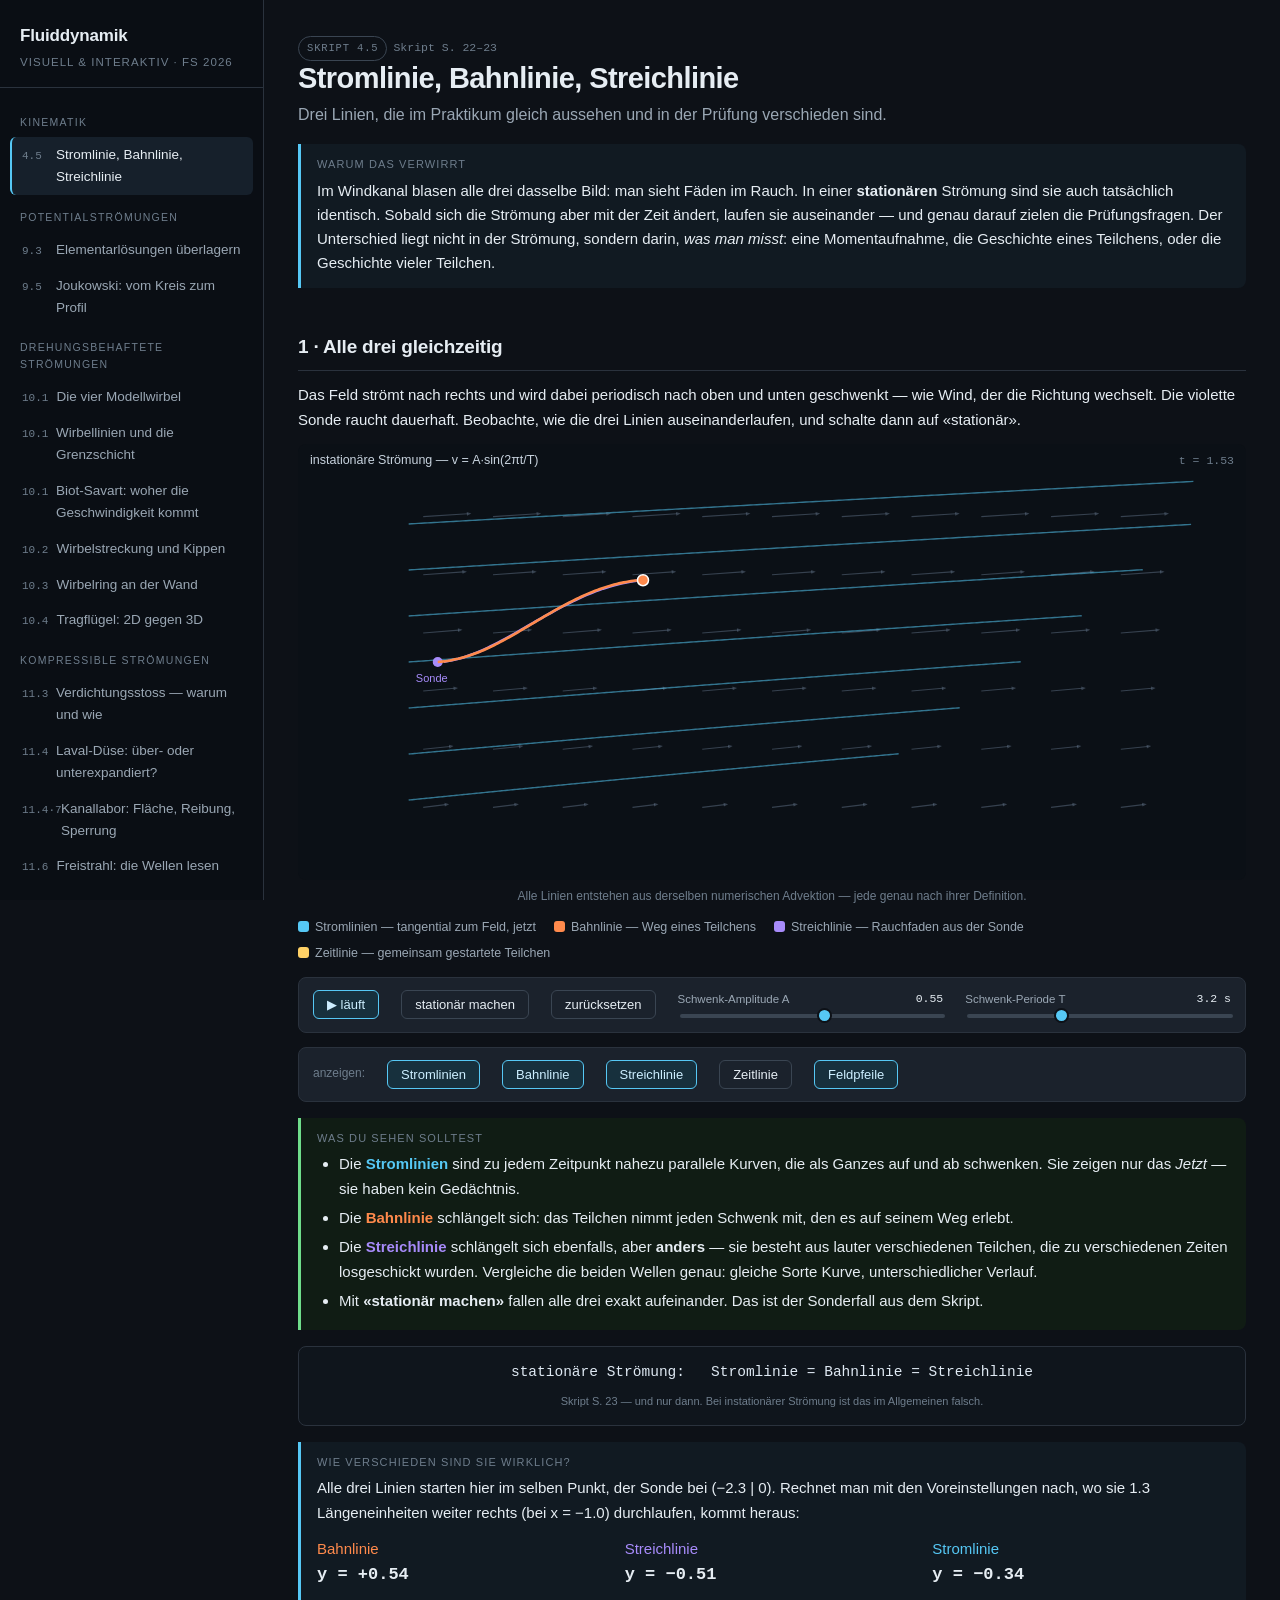
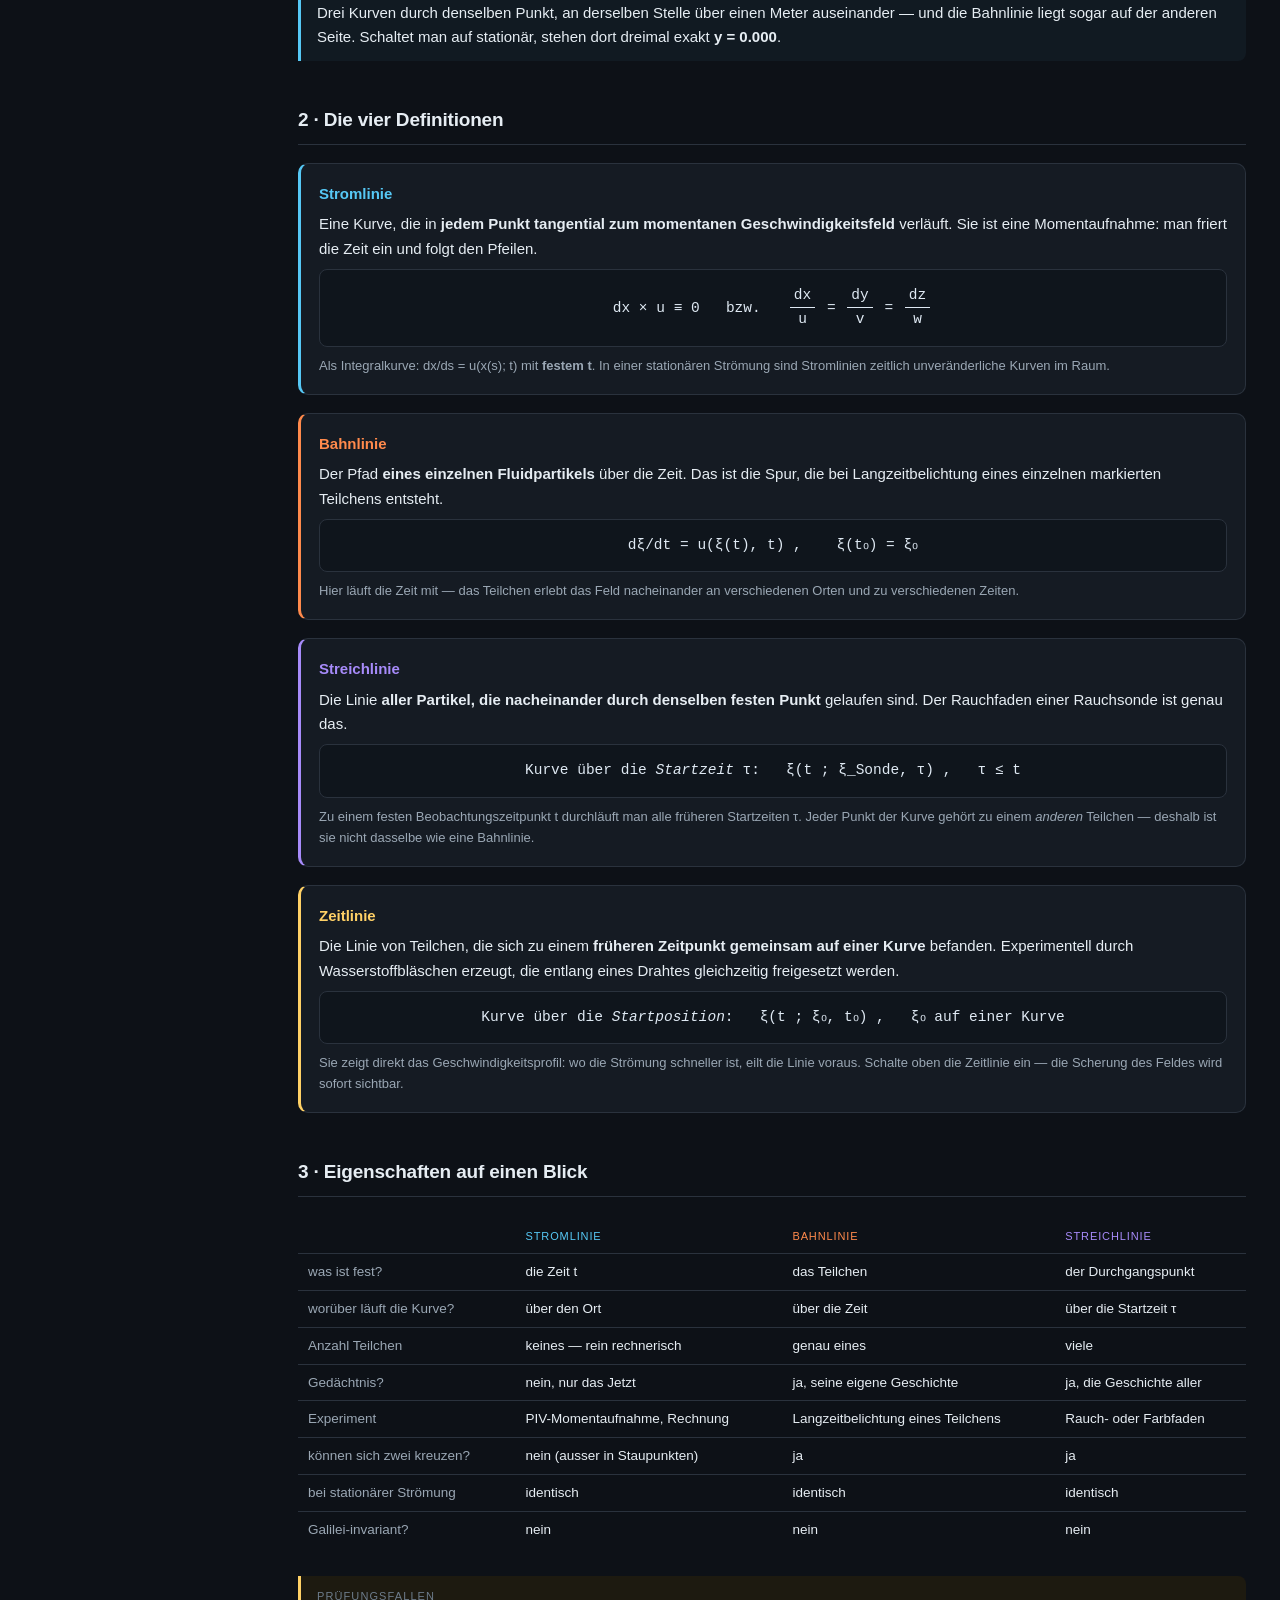
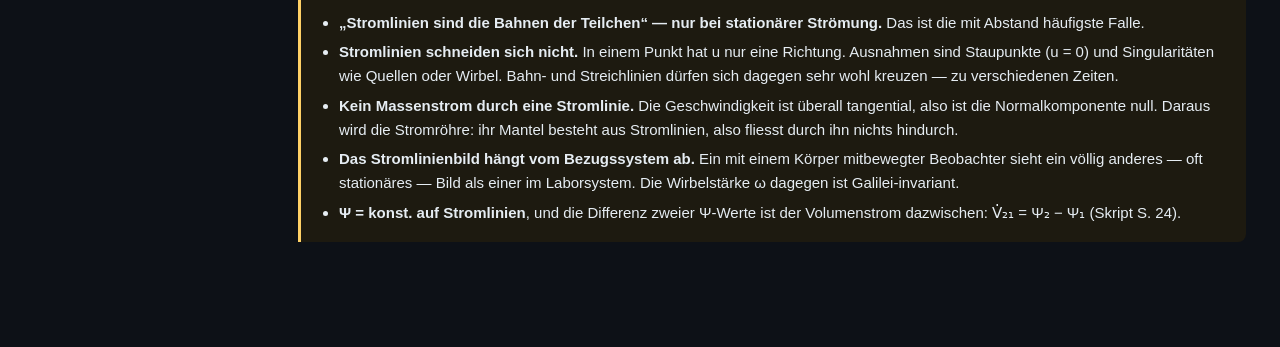
<file: index.html>
<!DOCTYPE html>
<html lang="de">
<head>
<meta charset="utf-8">
<meta name="viewport" content="width=device-width, initial-scale=1">
<title>Fluiddynamik — visuell</title>
<link rel="stylesheet" href="css/style.css">
</head>
<body>

<div class="app">

  <aside class="sidebar" id="sidebar">
    <div class="brand">
      <div class="brand-title">Fluiddynamik</div>
      <div class="brand-sub">visuell &amp; interaktiv · FS 2026</div>
    </div>
    <nav id="nav"></nav>
    <div class="side-foot">
      Belege beziehen sich auf<br>
      <strong>Skript Fluiddynamik FS 2026</strong><br>
      (IFD, Version 04.04.2026)
    </div>
  </aside>

  <main class="main">
    <div class="topbar">
      <button class="burger" id="burger" aria-label="Menü">☰</button>
      <div class="crumb" id="crumb"></div>
    </div>
    <div class="content" id="content"></div>
  </main>

</div>

<script src="js/core.js"></script>
<script src="js/modules/linien.js"></script>
<script src="js/modules/potentiallab.js"></script>
<script src="js/modules/joukowski.js"></script>
<script src="js/modules/wirbel.js"></script>
<script src="js/modules/wirbellinien.js"></script>
<script src="js/modules/biotsavart.js"></script>
<script src="js/modules/wirbelstreckung.js"></script>
<script src="js/modules/wirbelring.js"></script>
<script src="js/modules/tragfluegel.js"></script>
<script src="js/modules/stoss.js"></script>
<script src="js/modules/lavalduese.js"></script>
<script src="js/modules/kanal.js"></script>
<script src="js/modules/freistrahl.js"></script>
<script src="js/modules/roadmap.js"></script>
<script>FV.start();</script>

</body>
</html>
</file>
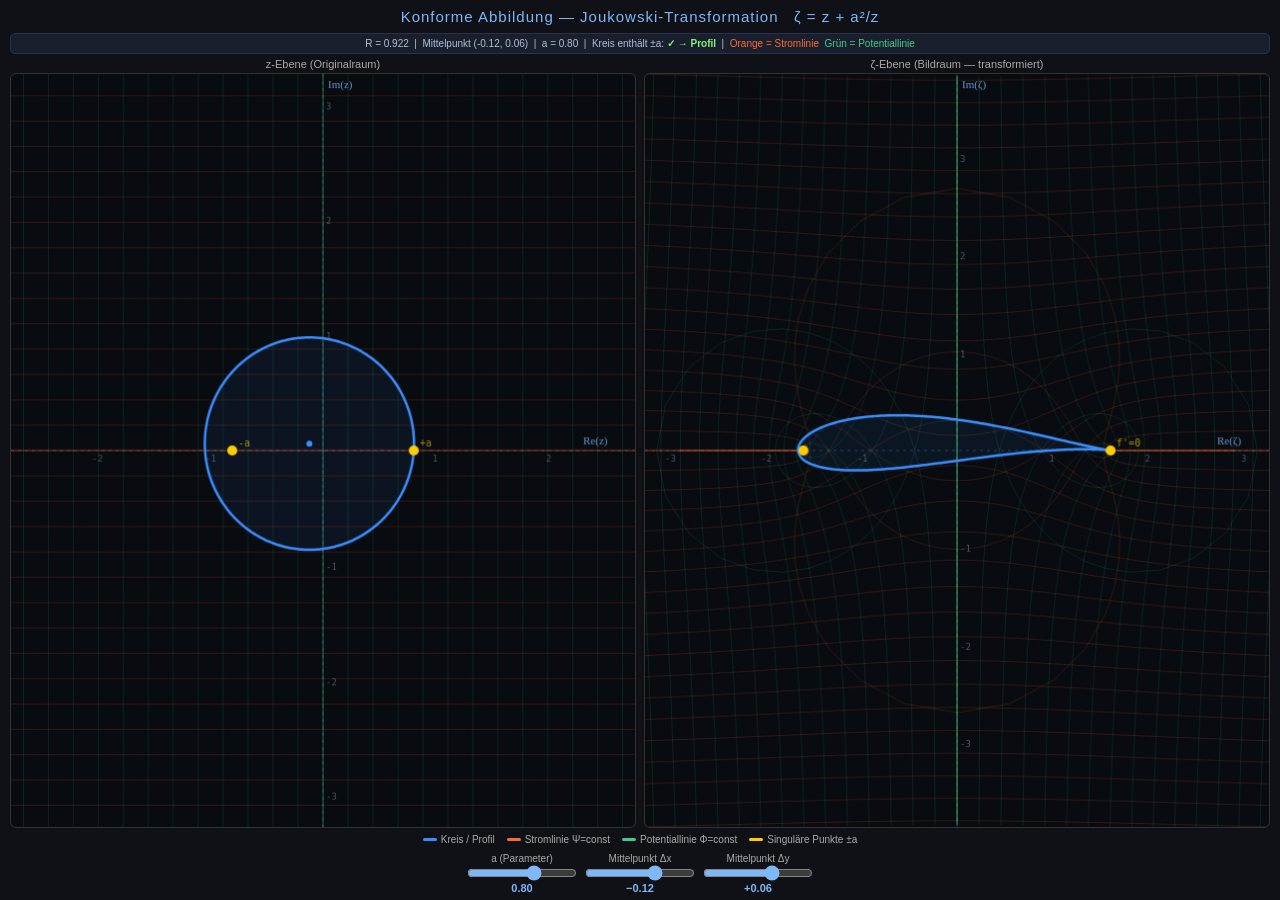
<file: labs/joukowski.html>
<!DOCTYPE html>
<html>
<head>
<meta charset="UTF-8">
<style>
  * { box-sizing: border-box; margin: 0; padding: 0; }
  body { background: #0f1117; color: #e0e0e0; font-family: 'Segoe UI', sans-serif; height: 100vh; display: flex; flex-direction: column; overflow: hidden; }
  h1 { text-align: center; font-size: 15px; padding: 8px; color: #7eb8f7; letter-spacing: 1px; font-weight: 400; }
  .subtitle { text-align: center; font-size: 11px; color: #888; margin-bottom: 4px; }
  .panels { display: flex; flex: 1; gap: 8px; padding: 0 10px 4px; min-height: 0; }
  .panel { flex: 1; display: flex; flex-direction: column; min-height: 0; }
  .panel-label { text-align: center; font-size: 11px; color: #aaa; margin-bottom: 3px; }
  canvas { border: 1px solid #333; border-radius: 6px; background: #080b10; width: 100%; flex: 1; min-height: 0; }
  .controls { display: flex; flex-wrap: wrap; gap: 8px; padding: 4px 10px 6px; justify-content: center; }
  .ctrl { display: flex; flex-direction: column; align-items: center; gap: 1px; }
  .ctrl label { font-size: 10px; color: #aaa; }
  .ctrl span { font-size: 11px; color: #7eb8f7; font-weight: bold; min-width: 40px; text-align: center; }
  input[type=range] { width: 110px; accent-color: #7eb8f7; }
  .legend { display: flex; gap: 12px; justify-content: center; padding: 2px 10px 4px; flex-wrap: wrap; }
  .leg { display: flex; align-items: center; gap: 4px; font-size: 10px; color: #aaa; }
  .dot { width: 14px; height: 3px; border-radius: 2px; }
  .info-box { background: #1a1f2e; border: 1px solid #2a3050; border-radius: 5px; margin: 0 10px 4px; padding: 4px 12px; font-size: 10px; color: #b0c0d8; text-align: center; }
</style>
</head>
<body>
<h1>Konforme Abbildung — Joukowski-Transformation &nbsp; ζ = z + a²/z</h1>
<div class="info-box" id="infobox">Kreis in z-Ebene → Joukowski-Profil in ζ-Ebene</div>
<div class="panels">
  <div class="panel">
    <div class="panel-label">z-Ebene (Originalraum)</div>
    <canvas id="zCanvas"></canvas>
  </div>
  <div class="panel">
    <div class="panel-label">ζ-Ebene (Bildraum — transformiert)</div>
    <canvas id="zetaCanvas"></canvas>
  </div>
</div>
<div class="legend">
  <div class="leg"><div class="dot" style="background:#3a8fff"></div>Kreis / Profil</div>
  <div class="leg"><div class="dot" style="background:#ff6b35"></div>Stromlinie Ψ=const</div>
  <div class="leg"><div class="dot" style="background:#44cc88"></div>Potentiallinie Φ=const</div>
  <div class="leg"><div class="dot" style="background:#ffcc00"></div>Singuläre Punkte ±a</div>
</div>
<div class="controls">
  <div class="ctrl">
    <label>a (Parameter)</label>
    <input type="range" id="aParam" min="0.3" max="1.1" step="0.01" value="0.8">
    <span id="aVal">0.80</span>
  </div>
  <div class="ctrl">
    <label>Mittelpunkt Δx</label>
    <input type="range" id="cx" min="-0.35" max="0.0" step="0.005" value="-0.12">
    <span id="cxVal">−0.12</span>
  </div>
  <div class="ctrl">
    <label>Mittelpunkt Δy</label>
    <input type="range" id="cy" min="-0.2" max="0.2" step="0.005" value="0.06">
    <span id="cyVal">+0.06</span>
  </div>
</div>
<script>
const zC = document.getElementById('zCanvas');
const zetaC = document.getElementById('zetaCanvas');
const zCtx = zC.getContext('2d');
const zetaCtx = zetaC.getContext('2d');

let a = 0.8, cx = -0.12, cy = 0.06;

function joukowski(zr, zi) {
  const mag2 = zr*zr + zi*zi;
  if (mag2 < 1e-9) return [1e9, 1e9];
  const a2 = a * a;
  return [zr + a2 * zr / mag2, zi - a2 * zi / mag2];
}

function toScreen(canvas, xr, xi, scale) {
  return [canvas.width/2 + xr * scale, canvas.height/2 - xi * scale];
}

function resize() {
  [zC, zetaC].forEach(c => {
    const parent = c.parentElement;
    const rect = parent.getBoundingClientRect();
    c.width = Math.floor(rect.width);
    c.height = Math.floor(rect.height - 26);
  });
  draw();
}

function drawAxes(ctx, scale) {
  const W = ctx.canvas.width, H = ctx.canvas.height;
  ctx.strokeStyle = '#2a3a4a';
  ctx.lineWidth = 1;
  ctx.setLineDash([3, 4]);
  ctx.beginPath();
  ctx.moveTo(0, H/2); ctx.lineTo(W, H/2);
  ctx.moveTo(W/2, 0); ctx.lineTo(W/2, H);
  ctx.stroke();
  ctx.setLineDash([]);
  ctx.fillStyle = '#445566';
  ctx.font = '9px monospace';
  for (let v = -3; v <= 3; v++) {
    if (v === 0) continue;
    const sx = W/2 + v * scale;
    const sy = H/2 - v * scale;
    if (sx > 5 && sx < W-5) ctx.fillText(v, sx - 4, H/2 + 11);
    if (sy > 5 && sy < H-5) ctx.fillText(v, W/2 + 3, sy + 4);
  }
}

function drawGridLines(ctx, isZeta, scale) {
  const W = ctx.canvas.width, H = ctx.canvas.height;
  const step = 0.22;
  const range = 4;
  const pts = 200;

  // Horizontal lines in original space → stream lines
  ctx.lineWidth = 0.9;
  for (let k = -20; k <= 20; k++) {
    const psi = k * step;
    ctx.strokeStyle = Math.abs(psi) < 0.01 ? '#ff6b3599' : '#ff6b3530';
    ctx.beginPath();
    let first = true;
    for (let j = 0; j <= pts; j++) {
      const t = -range + j * 2 * range / pts;
      let pr = t, pi = psi;
      if (isZeta) {
        [pr, pi] = joukowski(t, psi);
        if (!isFinite(pr) || !isFinite(pi) || Math.abs(pr) > 20 || Math.abs(pi) > 20) { first = true; continue; }
      }
      const [sx, sy] = toScreen(ctx.canvas, pr, pi, scale);
      if (sx < -10 || sx > W+10 || sy < -10 || sy > H+10) { first = true; continue; }
      if (first) { ctx.moveTo(sx, sy); first = false; } else ctx.lineTo(sx, sy);
    }
    ctx.stroke();
  }

  // Vertical lines → potential lines
  for (let k = -20; k <= 20; k++) {
    const phi = k * step;
    ctx.strokeStyle = Math.abs(phi) < 0.01 ? '#44cc8899' : '#44cc8828';
    ctx.beginPath();
    let first = true;
    for (let j = 0; j <= pts; j++) {
      const t = -range + j * 2 * range / pts;
      let pr = phi, pi = t;
      if (isZeta) {
        [pr, pi] = joukowski(phi, t);
        if (!isFinite(pr) || !isFinite(pi) || Math.abs(pr) > 20 || Math.abs(pi) > 20) { first = true; continue; }
      }
      const [sx, sy] = toScreen(ctx.canvas, pr, pi, scale);
      if (sx < -10 || sx > W+10 || sy < -10 || sy > H+10) { first = true; continue; }
      if (first) { ctx.moveTo(sx, sy); first = false; } else ctx.lineTo(sx, sy);
    }
    ctx.stroke();
  }
}

function getRadius() {
  // Standardkonstruktion: der Kreis läuft genau durch den kritischen Punkt z = +a
  // (dort entsteht die scharfe Hinterkante), z = -a liegt im Innern.
  return Math.sqrt((a - cx) * (a - cx) + cy * cy);
}

function drawCircleZ(ctx, scale) {
  const R = getRadius();
  ctx.strokeStyle = '#3a8fff';
  ctx.lineWidth = 2.5;
  ctx.fillStyle = '#3a8fff12';
  ctx.beginPath();
  for (let i = 0; i <= 360; i++) {
    const t = i * Math.PI / 180;
    const xr = cx + R * Math.cos(t);
    const xi = cy + R * Math.sin(t);
    const [sx, sy] = toScreen(ctx.canvas, xr, xi, scale);
    if (i === 0) ctx.moveTo(sx, sy); else ctx.lineTo(sx, sy);
  }
  ctx.closePath();
  ctx.fill();
  ctx.stroke();

  // Mittelpunkt
  const [mx, my] = toScreen(ctx.canvas, cx, cy, scale);
  ctx.fillStyle = '#3a8fff';
  ctx.beginPath(); ctx.arc(mx, my, 3, 0, 2*Math.PI); ctx.fill();

  // ±a markers
  [[a, 0], [-a, 0]].forEach(([xr, xi]) => {
    const [sx, sy] = toScreen(ctx.canvas, xr, xi, scale);
    ctx.fillStyle = '#ffcc00';
    ctx.beginPath(); ctx.arc(sx, sy, 5, 0, 2*Math.PI); ctx.fill();
  });
  ctx.fillStyle = '#ffcc00aa';
  ctx.font = '10px monospace';
  const [ax, ay] = toScreen(ctx.canvas, a, 0, scale);
  ctx.fillText('+a', ax+6, ay-4);
  const [nax, nay] = toScreen(ctx.canvas, -a, 0, scale);
  ctx.fillText('-a', nax+6, nay-4);
}

function drawProfile(ctx, scale) {
  const R = getRadius();
  ctx.strokeStyle = '#3a8fff';
  ctx.lineWidth = 2.5;
  ctx.fillStyle = '#3a8fff15';
  ctx.beginPath();
  let first = true;
  for (let i = 0; i <= 362; i++) {
    const t = i * Math.PI / 180;
    const zr = cx + R * Math.cos(t);
    const zi = cy + R * Math.sin(t);
    const [xr, xi] = joukowski(zr, zi);
    if (!isFinite(xr) || !isFinite(xi)) { first = true; continue; }
    const [sx, sy] = toScreen(ctx.canvas, xr, xi, scale);
    if (first) { ctx.moveTo(sx, sy); first = false; } else ctx.lineTo(sx, sy);
  }
  ctx.closePath();
  ctx.fill();
  ctx.stroke();

  // Transform singular points ±a
  [[a, 0], [-a, 0]].forEach(([zr, zi]) => {
    const [xr, xi] = joukowski(zr, zi);
    const [sx, sy] = toScreen(ctx.canvas, xr, xi, scale);
    ctx.fillStyle = '#ffcc00';
    ctx.beginPath(); ctx.arc(sx, sy, 5, 0, 2*Math.PI); ctx.fill();
  });
  ctx.fillStyle = '#ffcc00aa';
  ctx.font = '10px monospace';
  const [x2a] = joukowski(a, 0);
  const [sx2, sy2] = toScreen(ctx.canvas, x2a, 0, scale);
  ctx.fillText('f\'=0', sx2+6, sy2-4);
}

function draw() {
  const scaleZ = Math.min(zC.width, zC.height) / 5.5;
  const scaleZeta = Math.min(zetaC.width, zetaC.height) / 6.5;

  zCtx.clearRect(0, 0, zC.width, zC.height);
  zetaCtx.clearRect(0, 0, zetaC.width, zetaC.height);

  drawAxes(zCtx, scaleZ);
  drawGridLines(zCtx, false, scaleZ);
  drawCircleZ(zCtx, scaleZ);

  drawAxes(zetaCtx, scaleZeta);
  drawGridLines(zetaCtx, true, scaleZeta);
  drawProfile(zetaCtx, scaleZeta);

  // Labels
  const lblStyle = '#7eb8f7cc';
  zCtx.fillStyle = lblStyle; zCtx.font = '11px serif';
  zCtx.fillText('Re(z)', zC.width - 52, zC.height/2 - 6);
  zCtx.fillText('Im(z)', zC.width/2 + 5, 14);

  zetaCtx.fillStyle = lblStyle; zetaCtx.font = '11px serif';
  zetaCtx.fillText('Re(ζ)', zetaC.width - 52, zetaC.height/2 - 6);
  zetaCtx.fillText('Im(ζ)', zetaC.width/2 + 5, 14);

  const R = getRadius();
  const enclosed = R > (a - cx) - 0.002;
  document.getElementById('infobox').innerHTML =
    `R = ${R.toFixed(3)} &nbsp;|&nbsp; Mittelpunkt (${cx.toFixed(2)}, ${cy.toFixed(2)}) &nbsp;|&nbsp; a = ${a.toFixed(2)} &nbsp;|&nbsp; ` +
    `Kreis enthält ±a: <b style="color:${enclosed?'#7ef77e':'#f77e7e'}">${enclosed?'✓ → Profil':'✗ → Ellipse'}</b> &nbsp;|&nbsp; ` +
    `<span style="color:#ff6b35">Orange = Stromlinie</span> &nbsp;<span style="color:#44cc88">Grün = Potentiallinie</span>`;
}

document.getElementById('aParam').addEventListener('input', e => {
  a = parseFloat(e.target.value);
  document.getElementById('aVal').textContent = a.toFixed(2);
  draw();
});
document.getElementById('cx').addEventListener('input', e => {
  cx = parseFloat(e.target.value);
  document.getElementById('cxVal').textContent = (cx >= 0 ? '+' : '') + cx.toFixed(2);
  draw();
});
document.getElementById('cy').addEventListener('input', e => {
  cy = parseFloat(e.target.value);
  document.getElementById('cyVal').textContent = (cy >= 0 ? '+' : '') + cy.toFixed(2);
  draw();
});

window.addEventListener('resize', resize);
setTimeout(resize, 80);
</script>
</body>
</html>
</file>
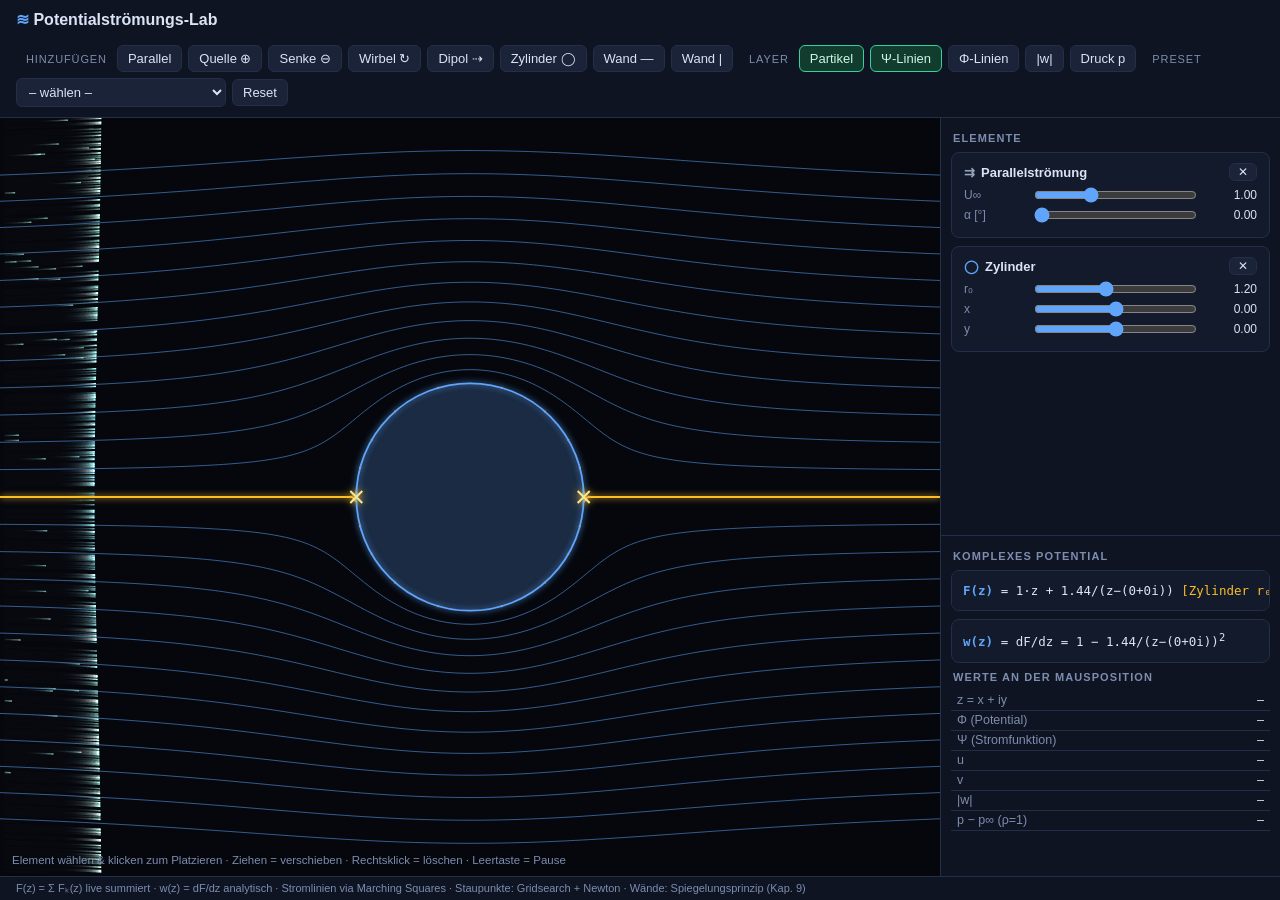
<file: labs/potentialstroemung.html>
<!DOCTYPE html>
<html lang="de">
<head>
<meta charset="UTF-8">
<meta name="viewport" content="width=device-width, initial-scale=1.0">
<title>Potentialströmungs-Lab · Feld-Builder</title>
<style>
:root{
  --bg:#0a0d16; --bg2:#0f1422; --panel:#131a2b; --panel2:#1a2338;
  --border:#232e48; --text:#dbe4f5; --muted:#7d8db0; --accent:#60a5fa;
  --accent2:#34d399; --warn:#fbbf24; --danger:#f87171;
}
*{box-sizing:border-box; margin:0; padding:0;}
html,body{height:100%;}
body{
  background:var(--bg); color:var(--text);
  font-family:-apple-system,BlinkMacSystemFont,"Segoe UI",Roboto,sans-serif;
  font-size:14px; display:flex; flex-direction:column; overflow:hidden;
}
header{
  display:flex; align-items:center; gap:16px; padding:10px 16px;
  background:var(--bg2); border-bottom:1px solid var(--border); flex-wrap:wrap;
}
header h1{font-size:16px; font-weight:600; white-space:nowrap;}
header h1 span{color:var(--accent);}
.tools{display:flex; gap:6px; flex-wrap:wrap; align-items:center;}
.tools .lbl{color:var(--muted); font-size:11px; text-transform:uppercase; letter-spacing:.08em; margin:0 4px 0 10px;}
button{
  background:var(--panel2); color:var(--text); border:1px solid var(--border);
  border-radius:6px; padding:5px 10px; font-size:13px; cursor:pointer;
  transition:background .12s, border-color .12s;
}
button:hover{background:#243051; border-color:#334370;}
button.active{background:#1e3a8a; border-color:var(--accent); color:#fff;}
button.toggle.on{background:#123d2e; border-color:var(--accent2); color:#c9f7e4;}
button.danger:hover{border-color:var(--danger); color:var(--danger);}
select{
  background:var(--panel2); color:var(--text); border:1px solid var(--border);
  border-radius:6px; padding:5px 8px; font-size:13px;
}
main{flex:1; display:flex; min-height:0;}
#canvasWrap{
  position:relative; flex:1 1 70%; min-width:0; background:#05070d;
  cursor:default; overflow:hidden;
}
#canvasWrap.placing{cursor:crosshair;}
#canvasWrap canvas{position:absolute; inset:0; width:100%; height:100%;}
#tooltip{
  position:absolute; pointer-events:none; display:none; z-index:10;
  background:rgba(10,14,24,.92); border:1px solid var(--border); border-radius:6px;
  padding:6px 9px; font-size:11.5px; line-height:1.5; white-space:nowrap;
  font-variant-numeric:tabular-nums; color:var(--text);
}
#tooltip b{color:var(--accent);}
#pauseBadge{
  position:absolute; top:10px; left:12px; z-index:9; display:none;
  background:rgba(251,191,36,.12); border:1px solid var(--warn); color:var(--warn);
  border-radius:6px; padding:3px 10px; font-size:12px;
}
#hint{
  position:absolute; bottom:10px; left:12px; z-index:9;
  color:var(--muted); font-size:11.5px; pointer-events:none;
}
#sidebar{
  flex:0 0 340px; max-width:340px; background:var(--bg2);
  border-left:1px solid var(--border); display:flex; flex-direction:column;
  min-height:0;
}
#elemList{flex:1 1 55%; overflow-y:auto; padding:10px;}
#elemList h2, #theory h2{
  font-size:11px; text-transform:uppercase; letter-spacing:.1em;
  color:var(--muted); margin:4px 2px 8px;
}
.card{
  background:var(--panel); border:1px solid var(--border); border-radius:8px;
  padding:10px 12px; margin-bottom:8px;
}
.card.sel{border-color:var(--accent);}
.card .head{display:flex; align-items:center; justify-content:space-between; margin-bottom:6px;}
.card .head .name{font-weight:600; font-size:13px;}
.card .head .name .dot{margin-right:6px;}
.card .head button{padding:1px 8px; font-size:12px;}
.srow{display:flex; align-items:center; gap:8px; margin:4px 0;}
.srow label{flex:0 0 62px; color:var(--muted); font-size:12px;}
.srow input[type=range]{flex:1; accent-color:var(--accent); min-width:0;}
.srow output{flex:0 0 52px; text-align:right; font-size:12px; font-variant-numeric:tabular-nums;}
.card .note{color:var(--warn); font-size:11px; margin-top:4px;}
.empty{color:var(--muted); font-size:12.5px; padding:8px 4px; line-height:1.5;}
#theory{
  flex:1 1 45%; border-top:1px solid var(--border); overflow-y:auto;
  padding:10px; background:var(--bg2);
}
.formulaBox{
  background:var(--panel); border:1px solid var(--border); border-radius:8px;
  padding:9px 11px; margin-bottom:8px; font-size:12.5px; line-height:1.7;
  font-family:"SF Mono",Menlo,Consolas,monospace; overflow-x:auto;
  white-space:nowrap;
}
.formulaBox .fn{color:var(--accent); font-weight:600;}
.formulaBox .mir{color:var(--warn);}
#probe table{width:100%; border-collapse:collapse; font-size:12.5px;}
#probe td{padding:2.5px 6px; border-bottom:1px solid var(--border); font-variant-numeric:tabular-nums;}
#probe td:first-child{color:var(--muted);}
#probe td:last-child{text-align:right;}
footer{
  padding:5px 16px; background:var(--bg2); border-top:1px solid var(--border);
  color:var(--muted); font-size:11px;
}
</style>
</head>
<body>

<header>
  <h1><span>≋</span> Potentialströmungs-Lab</h1>
  <div class="tools">
    <span class="lbl">Hinzufügen</span>
    <button id="addUniform" title="Parallelströmung u∞, v∞">Parallel</button>
    <button data-place="source"  title="Quelle Q&gt;0 — auf Canvas klicken">Quelle ⊕</button>
    <button data-place="sink"    title="Senke Q&lt;0 — auf Canvas klicken">Senke ⊖</button>
    <button data-place="vortex"  title="Potentialwirbel Γ — auf Canvas klicken">Wirbel ↻</button>
    <button data-place="dipole"  title="Dipol m, β — auf Canvas klicken">Dipol ⇢</button>
    <button data-place="cylinder" title="Kreiszylinder = Parallelströmung + Dipol">Zylinder ◯</button>
    <button data-place="wallH" title="Horizontale Wand (Spiegelungsprinzip)">Wand —</button>
    <button data-place="wallV" title="Vertikale Wand (Spiegelungsprinzip)">Wand |</button>
    <span class="lbl">Layer</span>
    <button class="toggle on" id="tglPart">Partikel</button>
    <button class="toggle on" id="tglPsi">Ψ-Linien</button>
    <button class="toggle"    id="tglPhi">Φ-Linien</button>
    <button class="toggle"    id="tglSpeed">|w|</button>
    <button class="toggle"    id="tglPress">Druck p</button>
    <span class="lbl">Preset</span>
    <select id="preset">
      <option value="">– wählen –</option>
      <option value="zylinder">Zylinder umströmt</option>
      <option value="halbkoerper">Halbkörper (Quelle + Parallel)</option>
      <option value="rankine">Rankine-Körper</option>
      <option value="magnus">Zylinder mit Zirkulation</option>
      <option value="quelleWand">Quelle vor Wand</option>
      <option value="wirbelpaar">Wirbelpaar</option>
    </select>
    <button class="danger" id="btnReset">Reset</button>
  </div>
</header>

<main>
  <div id="canvasWrap">
    <canvas id="cvHeat"></canvas>
    <canvas id="cvLines"></canvas>
    <canvas id="cvPart"></canvas>
    <div id="tooltip"></div>
    <div id="pauseBadge">⏸ pausiert (Leertaste)</div>
    <div id="hint">Element wählen &amp; klicken zum Platzieren · Ziehen = verschieben · Rechtsklick = löschen · Leertaste = Pause</div>
  </div>
  <div id="sidebar">
    <div id="elemList">
      <h2>Elemente</h2>
      <div id="cards"></div>
    </div>
    <div id="theory">
      <h2>Komplexes Potential</h2>
      <div class="formulaBox" id="fFormula"></div>
      <div class="formulaBox" id="wFormula"></div>
      <h2>Werte an der Mausposition</h2>
      <div id="probe">
        <table>
          <tr><td>z = x + iy</td><td id="pvZ">–</td></tr>
          <tr><td>Φ (Potential)</td><td id="pvPhi">–</td></tr>
          <tr><td>Ψ (Stromfunktion)</td><td id="pvPsi">–</td></tr>
          <tr><td>u</td><td id="pvU">–</td></tr>
          <tr><td>v</td><td id="pvV">–</td></tr>
          <tr><td>|w|</td><td id="pvW">–</td></tr>
          <tr><td>p − p∞ (ρ=1)</td><td id="pvP">–</td></tr>
        </table>
      </div>
    </div>
  </div>
</main>

<footer>
  F(z) = Σ Fₖ(z) live summiert · w(z) = dF/dz analytisch · Stromlinien via Marching Squares · Staupunkte: Gridsearch + Newton · Wände: Spiegelungsprinzip (Kap. 9)
</footer>

<script>
'use strict';
/* ============================================================
   Potentialströmungs-Lab — 2D-Potentialströmungen (Kap. 9)
   Alles client-side, vanilla JS + Canvas API.
   ============================================================ */

const TAU = 2*Math.PI;
const EPS2 = 0.004;                 // r²-Clamp gegen NaN an Singularitäten

/* ---------- Welt & Canvas ---------- */
const wrap    = document.getElementById('canvasWrap');
const cvHeat  = document.getElementById('cvHeat');
const cvLines = document.getElementById('cvLines');
const cvPart  = document.getElementById('cvPart');
const ctxHeat = cvHeat.getContext('2d');
const ctxLines= cvLines.getContext('2d');
const ctxPart = cvPart.getContext('2d');

let W=800, H=600, DPR=1;
const world = { xmin:-5, xmax:5, ymin:-4, ymax:4 };   // xmin/xmax folgen dem Aspect

function resize(){
  DPR = window.devicePixelRatio || 1;
  W = wrap.clientWidth; H = wrap.clientHeight;
  for(const cv of [cvHeat,cvLines,cvPart]){
    cv.width = Math.round(W*DPR); cv.height = Math.round(H*DPR);
  }
  const halfY = 4, aspect = W/H;
  world.ymin=-halfY; world.ymax=halfY;
  world.xmin=-halfY*aspect; world.xmax=halfY*aspect;
  markDirty(true);
}
function w2sx(x){ return (x-world.xmin)/(world.xmax-world.xmin)*W; }
function w2sy(y){ return (world.ymax-y)/(world.ymax-world.ymin)*H; }
function s2wx(px){ return world.xmin + px/W*(world.xmax-world.xmin); }
function s2wy(py){ return world.ymax - py/H*(world.ymax-world.ymin); }

/* ---------- Datenmodell ---------- */
let idCounter = 1;
let elements = [];        // {id, type, x, y, params:{...}}
let selectedId = null;

const TYPE_INFO = {
  uniform : {name:'Parallelströmung', dot:'⇉', color:'#94a3b8'},
  source  : {name:'Quelle/Senke',     dot:'⊕', color:'#34d399'},
  vortex  : {name:'Wirbel',           dot:'↻', color:'#c084fc'},
  dipole  : {name:'Dipol',            dot:'⇢', color:'#f472b6'},
  cylinder: {name:'Zylinder',         dot:'◯', color:'#60a5fa'},
  wall    : {name:'Wand',             dot:'▬', color:'#fbbf24'},
};

function addElement(type, x, y, params){
  const el = {id:idCounter++, type, x, y, params};
  elements.push(el);
  selectedId = el.id;
  renderSidebar(); markDirty(true);
  return el;
}
function removeElement(id){
  elements = elements.filter(e=>e.id!==id);
  if(selectedId===id) selectedId=null;
  renderSidebar(); markDirty(true);
}
function getUniform(){ return elements.find(e=>e.type==='uniform'); }
function uniformUV(){
  const u = getUniform();
  if(!u) return {u:0, v:0, U:0, alpha:0};
  const a = u.params.alpha*Math.PI/180;
  return {u:u.params.U*Math.cos(a), v:u.params.U*Math.sin(a), U:u.params.U, alpha:a};
}

/* ---------- Effektive Singularitäten (Zylinder→Dipol, Wände→Spiegelung) ----------
   Jede Singularität wird an jeder Wand einfach gespiegelt:
   Quelle/Senke → gleiches Q, Wirbel → −Γ, Dipol-Winkel gespiegelt.       */
let effSing = [];   // {kind:'source'|'vortex'|'dipole', x,y, Q|gamma|m,beta}
let wallList = [];

function rebuildEffective(){
  const {U, alpha} = uniformUV();
  const base = [];
  for(const e of elements){
    if(e.type==='source')  base.push({kind:'source', x:e.x, y:e.y, Q:e.params.Q, src:e});
    if(e.type==='vortex')  base.push({kind:'vortex', x:e.x, y:e.y, gamma:e.params.gamma, src:e});
    if(e.type==='dipole')  base.push({kind:'dipole', x:e.x, y:e.y, m:e.params.m, beta:e.params.angle*Math.PI/180, src:e});
    if(e.type==='cylinder')base.push({kind:'dipole', x:e.x, y:e.y, m:U*e.params.r0*e.params.r0, beta:alpha, src:e, cyl:true});
  }
  wallList = elements.filter(e=>e.type==='wall');
  effSing = base.slice();
  for(const w of wallList){
    for(const s of base){
      const m = Object.assign({}, s);
      m.mirror = true; delete m.src;
      if(w.params.orientation==='h'){
        m.y = 2*w.params.pos - s.y;
        if(s.kind==='vortex') m.gamma = -s.gamma;
        if(s.kind==='dipole') m.beta  = -s.beta;
      } else {
        m.x = 2*w.params.pos - s.x;
        if(s.kind==='vortex') m.gamma = -s.gamma;
        if(s.kind==='dipole') m.beta  = Math.PI - s.beta;
      }
      effSing.push(m);
    }
  }
}

/* ---------- Feldauswertung (analytisch) ---------- */
function velocityAt(x, y){
  const uv = uniformUV();
  let u = uv.u, v = uv.v;
  for(const s of effSing){
    const dx = x-s.x, dy = y-s.y;
    let r2 = dx*dx+dy*dy; if(r2<EPS2) r2=EPS2;
    if(s.kind==='source'){
      const k = s.Q/(TAU*r2); u += k*dx; v += k*dy;
    } else if(s.kind==='vortex'){
      const k = s.gamma/(TAU*r2); u += -k*dy; v += k*dx;
    } else {                              // Dipol: w = −m e^{iβ} / z'²
      const r4 = r2*r2, c = Math.cos(s.beta), si = Math.sin(s.beta);
      const A = dx*dx-dy*dy, B = 2*dx*dy;
      u += -s.m*(c*A + si*B)/r4;
      v +=  s.m*(si*A - c*B)/r4;
    }
  }
  return [u, v];
}

function phiPsiAt(x, y){
  const uv = uniformUV();
  let phi = uv.u*x + uv.v*y;
  let psi = uv.u*y - uv.v*x;
  for(const s of effSing){
    const dx = x-s.x, dy = y-s.y;
    let r2 = dx*dx+dy*dy; if(r2<EPS2) r2=EPS2;
    const th = Math.atan2(dy, dx), lnr = 0.5*Math.log(r2);
    if(s.kind==='source'){
      phi += s.Q/TAU*lnr;  psi += s.Q/TAU*th;
    } else if(s.kind==='vortex'){
      phi += s.gamma/TAU*th;  psi += -s.gamma/TAU*lnr;
    } else {
      const c = Math.cos(s.beta), si = Math.sin(s.beta);
      phi += s.m*( c*dx + si*dy)/r2;
      psi += s.m*(si*dx -  c*dy)/r2;
    }
  }
  return [phi, psi];
}

function insideCylinder(x, y, shrink){
  for(const e of elements){
    if(e.type!=='cylinder') continue;
    const dx=x-e.x, dy=y-e.y, r=e.params.r0*(shrink||1);
    if(dx*dx+dy*dy < r*r) return true;
  }
  return false;
}

/* ---------- Gitter ---------- */
const NX=241, NY=161;
const gPsi = new Float32Array(NX*NY);
const gPhi = new Float32Array(NX*NY);
const gSpd = new Float32Array(NX*NY);
const gPrs = new Float32Array(NX*NY);
const gMask= new Uint8Array(NX*NY);   // 1 = gültig
let vRef = 1;                          // Referenzgeschwindigkeit für Farben
let stagPoints = [];

function gx(i){ return world.xmin + i/(NX-1)*(world.xmax-world.xmin); }
function gy(j){ return world.ymin + j/(NY-1)*(world.ymax-world.ymin); }

function computeGrid(){
  rebuildEffective();
  const uv = uniformUV();
  const pInf = 0.5*uv.U*uv.U;          // Bernoulli-Referenz: p−p∞ = ρ/2(U∞²−|w|²)
  for(let j=0;j<NY;j++){
    const y = gy(j);
    for(let i=0;i<NX;i++){
      const x = gx(i), idx = j*NX+i;
      const [u,v] = velocityAt(x,y);
      const [phi,psi] = phiPsiAt(x,y);
      const spd = Math.hypot(u,v);
      gPsi[idx]=psi; gPhi[idx]=phi; gSpd[idx]=spd;
      gPrs[idx]=pInf - 0.5*spd*spd;
      gMask[idx]= insideCylinder(x,y,0.995) ? 0 : 1;
    }
  }
  // robuste Referenz (90%-Perzentil der Geschwindigkeit)
  const sample=[];
  for(let k=0;k<gSpd.length;k+=13) if(gMask[k]) sample.push(gSpd[k]);
  sample.sort((a,b)=>a-b);
  vRef = Math.max(0.3, sample[Math.floor(sample.length*0.9)]||1);
  findStagnation();
}

function percentile(arr, p, maskArr){
  const s=[];
  for(let k=0;k<arr.length;k+=7) if(!maskArr||maskArr[k]) s.push(arr[k]);
  s.sort((a,b)=>a-b);
  return s[Math.max(0,Math.min(s.length-1,Math.floor(s.length*p)))];
}

/* ---------- Staupunkte: Gridsearch + Newton ---------- */
function findStagnation(){
  stagPoints = [];
  if(effSing.length===0 && uniformUV().U===0) return;
  const cx=80, cy=54, cand=[];
  const dxw=(world.xmax-world.xmin)/cx, dyw=(world.ymax-world.ymin)/cy;
  const spd2 = new Float32Array((cx+1)*(cy+1));
  for(let j=0;j<=cy;j++) for(let i=0;i<=cx;i++){
    const [u,v]=velocityAt(world.xmin+i*dxw, world.ymin+j*dyw);
    spd2[j*(cx+1)+i]=u*u+v*v;
  }
  for(let j=1;j<cy;j++) for(let i=1;i<cx;i++){
    const c=spd2[j*(cx+1)+i];
    if(c>0.5*vRef*vRef) continue;
    let isMin=true;
    for(let dj=-1;dj<=1&&isMin;dj++) for(let di=-1;di<=1;di++){
      if(di===0&&dj===0) continue;
      if(spd2[(j+dj)*(cx+1)+i+di]<c){isMin=false;break;}
    }
    if(isMin) cand.push([world.xmin+i*dxw, world.ymin+j*dyw]);
  }
  const h=1e-4;
  for(let [x,y] of cand){
    let ok=false;
    for(let it=0;it<25;it++){
      const [u,v]=velocityAt(x,y);
      if(u*u+v*v<1e-10){ok=true;break;}
      const [uxp]= velocityAt(x+h,y), [uxm]=velocityAt(x-h,y);
      const [uyp,vyp1]=velocityAt(x,y+h), [uym,vym1]=velocityAt(x,y-h);
      const [,vxp]=velocityAt(x+h,y), [,vxm]=velocityAt(x-h,y);
      const a=(uxp-uxm)/(2*h), b=(uyp-uym)/(2*h);
      const c=(vxp-vxm)/(2*h), d=(vyp1-vym1)/(2*h);
      const det=a*d-b*c;
      if(Math.abs(det)<1e-12) break;
      const sx=( d*u - b*v)/det, sy=(-c*u + a*v)/det;
      x-=sx; y-=sy;
      if(Math.abs(sx)+Math.abs(sy)<1e-9){ok=true;break;}
    }
    if(!ok) continue;
    const [u,v]=velocityAt(x,y);
    if(u*u+v*v>1e-6) continue;
    if(x<world.xmin||x>world.xmax||y<world.ymin||y>world.ymax) continue;
    if(insideCylinder(x,y,0.98)) continue;
    let nearSing=false;
    for(const s of effSing){ if(Math.hypot(x-s.x,y-s.y)<0.08){nearSing=true;break;} }
    if(nearSing) continue;
    let dup=false;
    for(const p of stagPoints){ if(Math.hypot(x-p.x,y-p.y)<0.06){dup=true;break;} }
    if(!dup){
      const [,psi]=phiPsiAt(x,y);
      stagPoints.push({x,y,psi});
    }
  }
}

/* ---------- Marching Squares ---------- */
function marchingSquares(field, level, jumpThresh){
  const segs=[];
  for(let j=0;j<NY-1;j++){
    for(let i=0;i<NX-1;i++){
      const i00=j*NX+i, i10=i00+1, i01=i00+NX, i11=i01+1;
      if(!(gMask[i00]&&gMask[i10]&&gMask[i01]&&gMask[i11])) continue;
      const a=field[i00], b=field[i10], c=field[i11], d=field[i01];
      const mn=Math.min(a,b,c,d), mx=Math.max(a,b,c,d);
      if(level<mn||level>mx) continue;
      if(jumpThresh && mx-mn>jumpThresh) continue;   // Branch-Cut überspringen
      const x0=gx(i), x1=gx(i+1), y0=gy(j), y1=gy(j+1);
      // Kantenpunkte: 0=unten(a-b) 1=rechts(b-c) 2=oben(d-c) 3=links(a-d)
      const pts=[];
      if((a<level)!==(b<level)){const t=(level-a)/(b-a); pts.push([x0+t*(x1-x0),y0,0]);}
      if((b<level)!==(c<level)){const t=(level-b)/(c-b); pts.push([x1,y0+t*(y1-y0),1]);}
      if((d<level)!==(c<level)){const t=(level-d)/(c-d); pts.push([x0+t*(x1-x0),y1,2]);}
      if((a<level)!==(d<level)){const t=(level-a)/(d-a); pts.push([x0,y0+t*(y1-y0),3]);}
      if(pts.length===2) segs.push([pts[0],pts[1]]);
      else if(pts.length===4){ segs.push([pts[0],pts[3]]); segs.push([pts[1],pts[2]]); }
    }
  }
  return segs;
}

function branchJump(kind){
  // Sprunghöhe der mehrdeutigen Anteile: Ψ springt um Q (Quellen), Φ um Γ (Wirbel)
  let mn=Infinity;
  for(const s of effSing){
    if(kind==='psi'&&s.kind==='source') mn=Math.min(mn,Math.abs(s.Q));
    if(kind==='phi'&&s.kind==='vortex') mn=Math.min(mn,Math.abs(s.gamma));
  }
  return isFinite(mn) ? 0.45*mn : 0;
}

/* ---------- Colormaps ---------- */
function lerpC(c1,c2,t){ return [c1[0]+(c2[0]-c1[0])*t, c1[1]+(c2[1]-c1[1])*t, c1[2]+(c2[2]-c1[2])*t]; }
const CM_INFERNO=[[5,5,20],[45,15,80],[120,28,109],[190,55,82],[237,105,37],[251,180,26],[252,255,164]];
const CM_PRESS  =[[37,99,235],[96,150,240],[16,20,34],[229,120,110],[220,38,38]];
function mapColor(cm, t){
  t=Math.max(0,Math.min(1,t));
  const n=cm.length-1, f=t*n, i=Math.min(n-1,Math.floor(f));
  return lerpC(cm[i],cm[i+1],f-i);
}

/* ---------- Rendering: Heatmap ---------- */
const heatOff = document.createElement('canvas');
heatOff.width=NX; heatOff.height=NY;
const heatOffCtx = heatOff.getContext('2d');

function drawHeat(){
  ctxHeat.setTransform(1,0,0,1,0,0);
  ctxHeat.clearRect(0,0,cvHeat.width,cvHeat.height);
  const mode = layers.speed ? 'speed' : layers.press ? 'press' : null;
  if(!mode) return;
  const field = mode==='speed'?gSpd:gPrs;
  const lo = percentile(field,0.02,gMask), hi = percentile(field,0.98,gMask);
  const rng = (hi-lo)||1;
  const img = heatOffCtx.createImageData(NX,NY);
  for(let j=0;j<NY;j++){
    for(let i=0;i<NX;i++){
      const idx=j*NX+i, o=((NY-1-j)*NX+i)*4;      // y-Flip fürs Bild
      let col;
      if(!gMask[idx]) col=[14,18,30];
      else col = mapColor(mode==='speed'?CM_INFERNO:CM_PRESS,(field[idx]-lo)/rng);
      img.data[o]=col[0]; img.data[o+1]=col[1]; img.data[o+2]=col[2]; img.data[o+3]=255;
    }
  }
  heatOffCtx.putImageData(img,0,0);
  ctxHeat.imageSmoothingEnabled=true;
  ctxHeat.drawImage(heatOff,0,0,cvHeat.width,cvHeat.height);
}

/* ---------- Rendering: Linien, Glyphen, Staupunkte ---------- */
function drawSegs(ctx, segs){
  ctx.beginPath();
  for(const [[xa,ya],[xb,yb]] of segs){
    ctx.moveTo(w2sx(xa),w2sy(ya));
    ctx.lineTo(w2sx(xb),w2sy(yb));
  }
  ctx.stroke();
}

function contourLevels(field, n){
  const lo=percentile(field,0.03,gMask), hi=percentile(field,0.97,gMask);
  const lv=[]; for(let k=1;k<n;k++) lv.push(lo+(hi-lo)*k/n);
  return lv;
}

function drawLines(){
  const ctx=ctxLines;
  ctx.setTransform(DPR,0,0,DPR,0,0);
  ctx.clearRect(0,0,W,H);
  const heatOn = layers.speed||layers.press;

  if(layers.psi){
    ctx.strokeStyle = heatOn ? 'rgba(255,255,255,0.30)' : 'rgba(96,165,250,0.55)';
    ctx.lineWidth=1;
    const jt=branchJump('psi');
    for(const L of contourLevels(gPsi,26)) drawSegs(ctx, marchingSquares(gPsi,L,jt));
  }
  if(layers.phi){
    ctx.strokeStyle = heatOn ? 'rgba(180,255,220,0.35)' : 'rgba(52,211,153,0.45)';
    ctx.lineWidth=1; ctx.setLineDash([5,4]);
    const jt=branchJump('phi');
    for(const L of contourLevels(gPhi,26)) drawSegs(ctx, marchingSquares(gPhi,L,jt));
    ctx.setLineDash([]);
  }
  // Staustromlinien hervorheben
  if(layers.psi){
    ctx.strokeStyle='#fbbf24'; ctx.lineWidth=2.2;
    ctx.shadowColor='#fbbf24'; ctx.shadowBlur=6;
    const jt=branchJump('psi');
    const done=[];
    for(const p of stagPoints){
      if(done.some(v=>Math.abs(v-p.psi)<1e-4)) continue;
      done.push(p.psi);
      drawSegs(ctx, marchingSquares(gPsi,p.psi,jt));
    }
    ctx.shadowBlur=0;
  }
  drawWalls(ctx);
  drawGlyphs(ctx);
  drawStagMarkers(ctx);
}

function drawWalls(ctx){
  for(const w of wallList){
    ctx.strokeStyle='#fbbf24'; ctx.lineWidth = w.id===selectedId?4:3;
    ctx.beginPath();
    if(w.params.orientation==='h'){
      const sy=w2sy(w.params.pos); ctx.moveTo(0,sy); ctx.lineTo(W,sy);
    } else {
      const sx=w2sx(w.params.pos); ctx.moveTo(sx,0); ctx.lineTo(sx,H);
    }
    ctx.stroke();
    // Schraffur
    ctx.strokeStyle='rgba(251,191,36,0.35)'; ctx.lineWidth=1;
    ctx.beginPath();
    if(w.params.orientation==='h'){
      const sy=w2sy(w.params.pos);
      for(let x=0;x<W;x+=14){ ctx.moveTo(x,sy); ctx.lineTo(x-8,sy+8); }
    } else {
      const sx=w2sx(w.params.pos);
      for(let y=0;y<H;y+=14){ ctx.moveTo(sx,y); ctx.lineTo(sx-8,y+8); }
    }
    ctx.stroke();
  }
}

function drawGlyphs(ctx){
  for(const e of elements){
    if(e.type==='uniform'||e.type==='wall') continue;
    const sx=w2sx(e.x), sy=w2sy(e.y);
    const sel = e.id===selectedId;
    const col = TYPE_INFO[e.type].color;
    ctx.lineWidth = sel?2.5:1.8;
    ctx.strokeStyle=col; ctx.fillStyle=col;
    ctx.shadowColor=col; ctx.shadowBlur=sel?12:6;
    if(e.type==='cylinder'){
      const rp = e.params.r0/(world.xmax-world.xmin)*W;
      ctx.beginPath(); ctx.arc(sx,sy,rp,0,TAU); ctx.stroke();
      ctx.globalAlpha=0.12; ctx.fill(); ctx.globalAlpha=1;
    } else if(e.type==='source'){
      const sink = e.params.Q<0;
      ctx.strokeStyle = sink?'#f87171':col; ctx.shadowColor=ctx.strokeStyle;
      ctx.beginPath(); ctx.arc(sx,sy,8,0,TAU); ctx.stroke();
      ctx.beginPath();
      ctx.moveTo(sx-4.5,sy); ctx.lineTo(sx+4.5,sy);
      if(!sink){ ctx.moveTo(sx,sy-4.5); ctx.lineTo(sx,sy+4.5); }
      ctx.stroke();
    } else if(e.type==='vortex'){
      ctx.beginPath(); ctx.arc(sx,sy,8,0.4,TAU-0.9); ctx.stroke();
      const dir = e.params.gamma>=0?1:-1;
      ctx.beginPath(); ctx.arc(sx,sy,2.2,0,TAU); ctx.fill();
      ctx.beginPath();
      const aA = dir>0 ? TAU-0.9 : 0.4;
      const ax=sx+8*Math.cos(aA), ay=sy-8*Math.sin(aA)*-1;
      ctx.moveTo(ax-4,ay-4*dir); ctx.lineTo(ax,ay); ctx.lineTo(ax-4*dir,ay+4);
      ctx.stroke();
    } else if(e.type==='dipole'){
      const b=e.params.angle*Math.PI/180;
      const dx=Math.cos(b)*12, dy=-Math.sin(b)*12;
      ctx.beginPath(); ctx.arc(sx,sy,5,0,TAU); ctx.stroke();
      ctx.beginPath(); ctx.moveTo(sx-dx,sy-dy); ctx.lineTo(sx+dx,sy+dy); ctx.stroke();
      ctx.beginPath();
      ctx.moveTo(sx+dx,sy+dy);
      ctx.lineTo(sx+dx*0.55-dy*0.25, sy+dy*0.55+dx*0.25);
      ctx.lineTo(sx+dx*0.55+dy*0.25, sy+dy*0.55-dx*0.25);
      ctx.closePath(); ctx.fill();
    }
    ctx.shadowBlur=0;
  }
}

function drawStagMarkers(ctx){
  for(const p of stagPoints){
    const sx=w2sx(p.x), sy=w2sy(p.y);
    ctx.strokeStyle='#fde68a'; ctx.lineWidth=2;
    ctx.shadowColor='#fbbf24'; ctx.shadowBlur=10;
    ctx.beginPath();
    ctx.moveTo(sx-6,sy-6); ctx.lineTo(sx+6,sy+6);
    ctx.moveTo(sx-6,sy+6); ctx.lineTo(sx+6,sy-6);
    ctx.stroke();
    ctx.shadowBlur=0;
  }
}

/* ---------- Partikel (RK4) ---------- */
const NPART=500;
const parts=[];
let paused=false;

function spawnPart(p){
  const uv=uniformUV();
  const sources = effSing.filter(s=>s.kind==='source'&&s.Q>0&&!s.mirror);
  const totQ = sources.reduce((a,s)=>a+s.Q,0);
  const r1=Math.random();
  if(sources.length && (uv.U<0.05 || r1<Math.min(0.6,totQ/(totQ+uv.U*8+1e-9)))){
    // an einer Quelle erzeugen
    let pick=Math.random()*totQ;
    let s=sources[0];
    for(const q of sources){ pick-=q.Q; if(pick<=0){s=q;break;} }
    const a=Math.random()*TAU;
    p.x=s.x+0.13*Math.cos(a); p.y=s.y+0.13*Math.sin(a);
  } else if(uv.U>=0.05){
    // am Einströmrand
    const perp=Math.random()*2-1;
    const cx=(world.xmin+world.xmax)/2, cy=(world.ymin+world.ymax)/2;
    const Rx=(world.xmax-world.xmin)/2, Ry=(world.ymax-world.ymin)/2;
    p.x = cx - Math.cos(uv.alpha)*Rx*0.99 - Math.sin(uv.alpha)*perp*Rx;
    p.y = cy - Math.sin(uv.alpha)*Ry*0.99 + Math.cos(uv.alpha)*perp*Ry;
    p.x = Math.max(world.xmin,Math.min(world.xmax,p.x));
    p.y = Math.max(world.ymin,Math.min(world.ymax,p.y));
  } else {
    p.x=world.xmin+Math.random()*(world.xmax-world.xmin);
    p.y=world.ymin+Math.random()*(world.ymax-world.ymin);
  }
  p.age=0; p.maxAge=500+Math.random()*700;
}
function initParts(){
  parts.length=0;
  for(let i=0;i<NPART;i++){
    const p={x:0,y:0,age:0,maxAge:0};
    spawnPart(p);
    p.age=Math.random()*p.maxAge;   // desynchronisieren
    parts.push(p);
  }
}

function rk4(p, dt){
  const [k1x,k1y]=velocityAt(p.x,p.y);
  const [k2x,k2y]=velocityAt(p.x+0.5*dt*k1x, p.y+0.5*dt*k1y);
  const [k3x,k3y]=velocityAt(p.x+0.5*dt*k2x, p.y+0.5*dt*k2y);
  const [k4x,k4y]=velocityAt(p.x+dt*k3x, p.y+dt*k3y);
  p.x += dt/6*(k1x+2*k2x+2*k3x+k4x);
  p.y += dt/6*(k1y+2*k2y+2*k3y+k4y);
}

function stepParticles(){
  const ctx=ctxPart;
  ctx.setTransform(DPR,0,0,DPR,0,0);
  // Trails ausblenden
  ctx.globalCompositeOperation='destination-out';
  ctx.fillStyle='rgba(0,0,0,0.16)';
  ctx.fillRect(0,0,W,H);
  if(!layers.part){ ctx.globalCompositeOperation='source-over'; return; }
  ctx.globalCompositeOperation='lighter';
  const mX=0.6, mY=0.6;
  for(const p of parts){
    const [u,v]=velocityAt(p.x,p.y);
    const spd=Math.hypot(u,v);
    let dt=0.016;
    if(spd*dt>0.05) dt=0.05/spd;          // Schrittweite begrenzen
    const x0=p.x, y0=p.y;
    rk4(p,dt);
    p.age++;
    // Vernichtung
    let dead = p.age>p.maxAge ||
      p.x<world.xmin-mX||p.x>world.xmax+mX||p.y<world.ymin-mY||p.y>world.ymax+mY ||
      insideCylinder(p.x,p.y,1);
    if(!dead){
      for(const s of effSing){
        if(s.kind==='source'&&s.Q<0&&!s.mirror){
          const d=Math.hypot(p.x-s.x,p.y-s.y);
          if(d<0.1){dead=true;break;}
        }
      }
    }
    if(dead){ spawnPart(p); continue; }
    // Farbe nach Geschwindigkeit: blau → cyan → gelb → weiß
    const t=Math.max(0,Math.min(1,spd/(1.8*vRef)));
    const col=mapColor([[40,80,220],[60,180,255],[255,220,80],[255,255,255]],t);
    ctx.strokeStyle=`rgba(${col[0]|0},${col[1]|0},${col[2]|0},0.85)`;
    ctx.lineWidth=1.4;
    ctx.beginPath();
    ctx.moveTo(w2sx(x0),w2sy(y0));
    ctx.lineTo(w2sx(p.x),w2sy(p.y));
    ctx.stroke();
  }
  ctx.globalCompositeOperation='source-over';
}

/* ---------- Layer & Dirty-Handling ---------- */
const layers={part:true, psi:true, phi:false, speed:false, press:false};
let dirty=true, dirtyTimer=null;

function markDirty(immediate){
  if(immediate){ dirty=true; return; }
  clearTimeout(dirtyTimer);
  dirtyTimer=setTimeout(()=>{dirty=true;},30);
}

function frame(){
  if(dirty){
    dirty=false;
    computeGrid();
    drawHeat();
    drawLines();
    updateFormulas();
  }
  if(!paused) stepParticles();
  requestAnimationFrame(frame);
}

/* ---------- Theorie-Panel: F(z), w(z) symbolisch ---------- */
function fnum(x){ return (Math.round(x*100)/100).toString(); }
function zStr(e){
  const s = e.y>=0?`${fnum(e.x)}+${fnum(e.y)}i`:`${fnum(e.x)}−${fnum(Math.abs(e.y))}i`;
  return `(${s})`;
}
function updateFormulas(){
  const uv=uniformUV();
  const F=[], Wt=[];
  if(uv.U>0){
    const c = uv.v===0 ? fnum(uv.u) : `(${fnum(uv.u)}−${fnum(uv.v)}i)`;
    F.push(`${c}·z`); Wt.push(`${c}`);
  }
  for(const e of elements){
    if(e.type==='source'){
      const q=e.params.Q, s=q>=0?'+':'−', aq=fnum(Math.abs(q));
      F.push(`${s} ${aq}/(2π)·ln(z−${zStr(e)})`);
      Wt.push(`${s} ${aq}/(2π·(z−${zStr(e)}))`);
    } else if(e.type==='vortex'){
      const g=e.params.gamma, s=g>=0?'−':'+', ag=fnum(Math.abs(g));
      F.push(`${s} i·${ag}/(2π)·ln(z−${zStr(e)})`);
      Wt.push(`${s} i·${ag}/(2π·(z−${zStr(e)}))`);
    } else if(e.type==='dipole'){
      const m=fnum(e.params.m), b=fnum(e.params.angle);
      F.push(`+ ${m}·e<sup>i·${b}°</sup>/(z−${zStr(e)})`);
      Wt.push(`− ${m}·e<sup>i·${b}°</sup>/(z−${zStr(e)})<sup>2</sup>`);
    } else if(e.type==='cylinder'){
      const m=fnum(uv.U*e.params.r0*e.params.r0);
      F.push(`+ ${m}/(z−${zStr(e)})  <span class="mir">[Zylinder r₀=${fnum(e.params.r0)}]</span>`);
      Wt.push(`− ${m}/(z−${zStr(e)})<sup>2</sup>`);
    }
  }
  let fs = F.length? F.join(' ') : '0';
  let ws = Wt.length? Wt.join(' ') : '0';
  if(fs.startsWith('+ ')) fs=fs.slice(2);
  if(ws.startsWith('+ ')) ws=ws.slice(2);
  const mir = wallList.length? ' <span class="mir">+ Spiegelterme (Wand)</span>':'';
  document.getElementById('fFormula').innerHTML=`<span class="fn">F(z)</span> = ${fs}${mir}`;
  document.getElementById('wFormula').innerHTML=`<span class="fn">w(z)</span> = dF/dz = ${ws}${mir}`;
}

/* ---------- Sidebar ---------- */
const cardsDiv=document.getElementById('cards');

const PARAM_DEFS={
  uniform :[ ['U','U∞',0,3,0.01], ['alpha','α [°]',0,360,1] ],
  source  :[ ['Q','Q',-10,10,0.1] ],
  vortex  :[ ['gamma','Γ',-10,10,0.1] ],
  dipole  :[ ['m','m',0.05,5,0.05], ['angle','β [°]',0,360,1] ],
  cylinder:[ ['r0','r₀',0.2,2.5,0.05] ],
  wall    :[],
};

function renderSidebar(){
  cardsDiv.innerHTML='';
  if(elements.length===0){
    cardsDiv.innerHTML='<div class="empty">Noch keine Elemente. Oben in der Toolbar ein Element wählen und auf die Canvas klicken — oder ein Preset laden.</div>';
    return;
  }
  for(const e of elements){
    const info=TYPE_INFO[e.type];
    const card=document.createElement('div');
    card.className='card'+(e.id===selectedId?' sel':'');
    card.dataset.id=e.id;
    let title=info.name;
    if(e.type==='source') title = e.params.Q>=0?'Quelle':'Senke';
    if(e.type==='wall') title = 'Wand '+(e.params.orientation==='h'?'(horizontal)':'(vertikal)');
    let html=`<div class="head"><span class="name"><span class="dot" style="color:${info.color}">${info.dot}</span>${title}</span><button class="danger del">✕</button></div>`;
    for(const [key,lbl,mn,mx,st] of PARAM_DEFS[e.type]){
      html+=sliderRow(e.id,'p_'+key,lbl,mn,mx,st,e.params[key]);
    }
    if(e.type==='wall'){
      const lim = e.params.orientation==='h'? [world.ymin+0.2,world.ymax-0.2] : [world.xmin+0.2,world.xmax-0.2];
      html+=sliderRow(e.id,'p_pos','Position',lim[0].toFixed(1),lim[1].toFixed(1),0.05,e.params.pos);
    }
    if(e.type!=='uniform'&&e.type!=='wall'){
      html+=sliderRow(e.id,'px','x',world.xmin.toFixed(1),world.xmax.toFixed(1),0.05,e.x);
      html+=sliderRow(e.id,'py','y',world.ymin.toFixed(1),world.ymax.toFixed(1),0.05,e.y);
    }
    if(e.type==='cylinder'&&uniformUV().U===0)
      html+='<div class="note">⚠ Zylinder braucht Parallelströmung (U∞ &gt; 0)</div>';
    if(e.type==='wall'){
      const uv=uniformUV();
      const bad = e.params.orientation==='h'? Math.abs(uv.v)>0.01 : Math.abs(uv.u)>0.01;
      if(bad) html+='<div class="note">⚠ Anströmung hat Komponente senkrecht zur Wand — Spiegelung kompensiert nur Singularitäten</div>';
      else html+='<div class="note" style="color:var(--muted)">Singularitäten werden gespiegelt (Kap. 9, S. 67)</div>';
    }
    card.innerHTML=html;
    card.addEventListener('mousedown',()=>{ if(selectedId!==e.id){selectedId=e.id; renderSidebar(); drawLines();} });
    card.querySelector('.del').addEventListener('click',ev=>{ev.stopPropagation(); removeElement(e.id);});
    for(const inp of card.querySelectorAll('input[type=range]')){
      inp.addEventListener('input',()=>{
        const val=parseFloat(inp.value);
        inp.nextElementSibling.value=val.toFixed(2);
        const k=inp.dataset.key;
        if(k==='px') e.x=val;
        else if(k==='py') e.y=val;
        else e.params[k.slice(2)]=val;
        if(e.type==='uniform'||e.type==='wall'){ /* Warnhinweise können sich ändern */ }
        markDirty(false);
      });
    }
    cardsDiv.appendChild(card);
  }
}
function sliderRow(id,key,lbl,mn,mx,st,val){
  return `<div class="srow"><label>${lbl}</label>
    <input type="range" data-key="${key}" min="${mn}" max="${mx}" step="${st}" value="${val}">
    <output>${(+val).toFixed(2)}</output></div>`;
}

/* ---------- Toolbar ---------- */
let pendingPlace=null;
for(const btn of document.querySelectorAll('[data-place]')){
  btn.addEventListener('click',()=>{
    const t=btn.dataset.place;
    if(pendingPlace===t){ setPlacing(null); return; }
    setPlacing(t);
  });
}
function setPlacing(t){
  pendingPlace=t;
  wrap.classList.toggle('placing',!!t);
  for(const b of document.querySelectorAll('[data-place]'))
    b.classList.toggle('active',b.dataset.place===t);
}
document.getElementById('addUniform').addEventListener('click',()=>{
  let u=getUniform();
  if(!u) u=addElement('uniform',0,0,{U:1,alpha:0});
  selectedId=u.id; renderSidebar();
});
function placeAt(type,x,y){
  if(type==='source')  addElement('source',x,y,{Q:4});
  if(type==='sink')    addElement('source',x,y,{Q:-4});
  if(type==='vortex')  addElement('vortex',x,y,{gamma:5});
  if(type==='dipole')  addElement('dipole',x,y,{m:1,angle:0});
  if(type==='cylinder'){
    if(!getUniform()) addElement('uniform',0,0,{U:1,alpha:0});
    addElement('cylinder',x,y,{r0:1});
  }
  if(type==='wallH') addElement('wall',0,0,{orientation:'h',pos:y});
  if(type==='wallV') addElement('wall',0,0,{orientation:'v',pos:x});
}

/* Layer-Toggles */
function bindToggle(id,key,exclusive){
  const b=document.getElementById(id);
  b.addEventListener('click',()=>{
    layers[key]=!layers[key];
    if(layers[key]&&exclusive){ layers[exclusive]=false;
      document.getElementById(exclusive==='speed'?'tglSpeed':'tglPress').classList.remove('on'); }
    b.classList.toggle('on',layers[key]);
    if(key==='part'&&!layers.part){
      ctxPart.setTransform(1,0,0,1,0,0);
      ctxPart.clearRect(0,0,cvPart.width,cvPart.height);
    }
    drawHeat(); drawLines();
  });
}
bindToggle('tglPart','part');
bindToggle('tglPsi','psi');
bindToggle('tglPhi','phi');
bindToggle('tglSpeed','speed','press');
bindToggle('tglPress','press','speed');

/* Presets */
document.getElementById('preset').addEventListener('change',ev=>{
  const v=ev.target.value; ev.target.value='';
  if(!v) return;
  elements=[]; selectedId=null; idCounter=1;
  const add=(t,x,y,p)=>{elements.push({id:idCounter++,type:t,x,y,params:p});};
  if(v==='zylinder'){ add('uniform',0,0,{U:1,alpha:0}); add('cylinder',0,0,{r0:1.2}); }
  if(v==='halbkoerper'){ add('uniform',0,0,{U:1,alpha:0}); add('source',-1.5,0,{Q:4}); }
  if(v==='rankine'){ add('uniform',0,0,{U:1,alpha:0}); add('source',-1.5,0,{Q:4}); add('source',1.5,0,{Q:-4}); }
  if(v==='magnus'){ add('uniform',0,0,{U:1,alpha:0}); add('cylinder',0,0,{r0:1.2}); add('vortex',0,0,{gamma:-6}); }
  if(v==='quelleWand'){ add('source',0,1.5,{Q:5}); add('wall',0,0,{orientation:'h',pos:0}); }
  if(v==='wirbelpaar'){ add('vortex',-1.2,0,{gamma:5}); add('vortex',1.2,0,{gamma:-5}); }
  renderSidebar(); markDirty(true); initParts();
});
document.getElementById('btnReset').addEventListener('click',()=>{
  elements=[]; selectedId=null; renderSidebar(); markDirty(true); initParts();
});

/* ---------- Maus-Interaktion auf Canvas ---------- */
const tooltip=document.getElementById('tooltip');
let dragging=null;

function hitTest(x,y){
  // Glyphen (Weltradius ~ 14px)
  const rw = 14/W*(world.xmax-world.xmin);
  let best=null, bestD=Infinity;
  for(const e of elements){
    if(e.type==='uniform') continue;
    let d;
    if(e.type==='wall'){
      d = e.params.orientation==='h'? Math.abs(y-e.params.pos) : Math.abs(x-e.params.pos);
      d = Math.max(d, 0.6*rw);      // Wände etwas schwerer zu treffen als Glyphen
    } else if(e.type==='cylinder'){
      d = Math.abs(Math.hypot(x-e.x,y-e.y)-e.params.r0);
      d = Math.min(d, Math.hypot(x-e.x,y-e.y));
    } else {
      d = Math.hypot(x-e.x,y-e.y);
    }
    if(d<rw && d<bestD){best=e; bestD=d;}
  }
  return best;
}

wrap.addEventListener('mousedown',ev=>{
  if(ev.button!==0) return;
  const rect=wrap.getBoundingClientRect();
  const x=s2wx(ev.clientX-rect.left), y=s2wy(ev.clientY-rect.top);
  if(pendingPlace){ placeAt(pendingPlace,x,y); setPlacing(null); return; }
  const e=hitTest(x,y);
  if(e){
    dragging=e; selectedId=e.id; renderSidebar(); drawLines();
  }
});
window.addEventListener('mousemove',ev=>{
  const rect=wrap.getBoundingClientRect();
  const px=ev.clientX-rect.left, py=ev.clientY-rect.top;
  const inCanvas = px>=0&&px<=W&&py>=0&&py<=H;
  const x=s2wx(px), y=s2wy(py);
  if(dragging){
    if(dragging.type==='wall')
      dragging.params.pos = dragging.params.orientation==='h'? y : x;
    else { dragging.x=x; dragging.y=y; }
    markDirty(false);
    syncCardSliders(dragging);
    return;
  }
  if(!inCanvas || ev.target.closest('#sidebar')||ev.target.closest('header')){
    tooltip.style.display='none'; return;
  }
  // Tooltip + Theorie-Panel
  rebuildEffective();
  const [u,v]=velocityAt(x,y);
  const [phi,psi]=phiPsiAt(x,y);
  const spd=Math.hypot(u,v);
  const uv=uniformUV();
  const p=0.5*uv.U*uv.U-0.5*spd*spd;
  tooltip.style.display='block';
  tooltip.style.left=(px+16)+'px';
  tooltip.style.top =(py+14)+'px';
  tooltip.innerHTML=`<b>Φ</b> ${phi.toFixed(3)} &nbsp;<b>Ψ</b> ${psi.toFixed(3)}<br>`+
    `<b>u</b> ${u.toFixed(3)} &nbsp;<b>v</b> ${v.toFixed(3)} &nbsp;<b>|w|</b> ${spd.toFixed(3)}<br>`+
    `<b>p−p∞</b> ${p.toFixed(3)}`;
  document.getElementById('pvZ').textContent=`${x.toFixed(2)} ${y>=0?'+':'−'} ${Math.abs(y).toFixed(2)}i`;
  document.getElementById('pvPhi').textContent=phi.toFixed(4);
  document.getElementById('pvPsi').textContent=psi.toFixed(4);
  document.getElementById('pvU').textContent=u.toFixed(4);
  document.getElementById('pvV').textContent=v.toFixed(4);
  document.getElementById('pvW').textContent=spd.toFixed(4);
  document.getElementById('pvP').textContent=p.toFixed(4);
});
window.addEventListener('mouseup',()=>{
  if(dragging){ dragging=null; markDirty(true); renderSidebar(); }
});
wrap.addEventListener('mouseleave',()=>{ tooltip.style.display='none'; });
wrap.addEventListener('contextmenu',ev=>{
  ev.preventDefault();
  const rect=wrap.getBoundingClientRect();
  const e=hitTest(s2wx(ev.clientX-rect.left), s2wy(ev.clientY-rect.top));
  if(e) removeElement(e.id);
});

function syncCardSliders(e){
  const card=cardsDiv.querySelector(`.card[data-id="${e.id}"]`);
  if(!card) return;
  for(const inp of card.querySelectorAll('input[type=range]')){
    const k=inp.dataset.key;
    let val;
    if(k==='px') val=e.x; else if(k==='py') val=e.y;
    else val=e.params[k.slice(2)];
    inp.value=val;
    inp.nextElementSibling.value=(+val).toFixed(2);
  }
}

/* Tastatur */
window.addEventListener('keydown',ev=>{
  if(ev.target.tagName==='INPUT'||ev.target.tagName==='SELECT') return;
  if(ev.code==='Space'){
    ev.preventDefault();
    paused=!paused;
    document.getElementById('pauseBadge').style.display=paused?'block':'none';
  }
  if(ev.code==='Escape') setPlacing(null);
});

/* ---------- Start ---------- */
window.addEventListener('resize',resize);
resize();
// Startkonfiguration: umströmter Zylinder
elements=[
  {id:idCounter++,type:'uniform',x:0,y:0,params:{U:1,alpha:0}},
  {id:idCounter++,type:'cylinder',x:0,y:0,params:{r0:1.2}},
];
renderSidebar();
rebuildEffective();
initParts();
markDirty(true);
requestAnimationFrame(frame);
</script>
</body>
</html>
</file>
<file: css/style.css>
/* ============================================================
   Fluiddynamik — visuell.  Basis-Stylesheet.
   Farbrollen:  --c1 = erste Vergleichsgröße (orange)
                --c2 = zweite Vergleichsgröße (cyan)
   ============================================================ */

:root{
  --bg:      #0d1117;
  --panel:   #151b23;
  --panel-2: #1b222c;
  --line:    #2a323d;
  --line-2:  #3a4552;
  --fg:      #e6edf3;
  --fg-dim:  #9aa7b4;
  --fg-mute: #6e7d8c;

  --c1: #ff8a4c;   /* Starrkörper / Zustand 1 */
  --c2: #56c8f5;   /* Potentialwirbel / Zustand 2 */
  --c3: #a78bfa;   /* dritte Größe */
  --ok: #6fdd8b;
  --warn: #ffd166;
  --bad: #ff6b6b;

  --mono: ui-monospace, "SF Mono", Menlo, Consolas, monospace;
  --sans: -apple-system, BlinkMacSystemFont, "Segoe UI", Inter, Roboto, sans-serif;

  --sidebar-w: 264px;
}

*{box-sizing:border-box}
html,body{margin:0;padding:0}
body{
  background:var(--bg); color:var(--fg);
  font-family:var(--sans);
  font-size:15px; line-height:1.62;
  -webkit-font-smoothing:antialiased;
}

/* ---------- Layout ---------- */
.app{display:flex; min-height:100vh}

.sidebar{
  width:var(--sidebar-w); flex:0 0 var(--sidebar-w);
  background:#0a0e14; border-right:1px solid var(--line);
  position:sticky; top:0; height:100vh; overflow-y:auto;
  display:flex; flex-direction:column;
}
.brand{padding:22px 20px 16px; border-bottom:1px solid var(--line)}
.brand-title{font-size:17px; font-weight:650; letter-spacing:-.01em}
.brand-sub{font-size:11.5px; color:var(--fg-mute); text-transform:uppercase; letter-spacing:.09em; margin-top:3px}

nav{padding:12px 10px; flex:1}
.nav-group{margin:14px 0 6px; padding:0 10px;
  font-size:10.5px; text-transform:uppercase; letter-spacing:.12em; color:var(--fg-mute)}
.nav-item{
  display:flex; align-items:baseline; gap:8px;
  padding:7px 10px; border-radius:6px; cursor:pointer;
  color:var(--fg-dim); font-size:13.5px; text-decoration:none;
  border-left:2px solid transparent;
}
.nav-item:hover{background:#131a22; color:var(--fg)}
.nav-item.active{background:#16202b; color:var(--fg); border-left-color:var(--c2)}
.nav-item .num{font-family:var(--mono); font-size:11px; color:var(--fg-mute); min-width:26px}
.nav-item.soon{opacity:.5}
.side-foot{
  padding:14px 20px 20px; font-size:11px; color:var(--fg-mute);
  border-top:1px solid var(--line); line-height:1.5;
}

.main{flex:1; min-width:0}
.topbar{
  display:none; align-items:center; gap:12px;
  padding:10px 16px; border-bottom:1px solid var(--line);
  position:sticky; top:0; background:rgba(13,17,23,.92); backdrop-filter:blur(8px); z-index:20;
}
.burger{
  background:var(--panel); border:1px solid var(--line); color:var(--fg);
  font-size:16px; border-radius:6px; padding:4px 10px; cursor:pointer;
}
.crumb{font-size:13px; color:var(--fg-dim)}

.content{max-width:1080px; margin:0 auto; padding:34px 34px 90px}

@media (max-width:900px){
  .sidebar{position:fixed; z-index:30; transform:translateX(-100%); transition:transform .2s}
  .sidebar.open{transform:none}
  .topbar{display:flex}
  .content{padding:20px 16px 70px}
}

/* ---------- Typografie ---------- */
h1{font-size:29px; line-height:1.2; margin:0 0 6px; letter-spacing:-.02em; font-weight:660}
h2{font-size:19px; margin:44px 0 12px; letter-spacing:-.01em; font-weight:620;
   padding-bottom:8px; border-bottom:1px solid var(--line)}
h3{font-size:15.5px; margin:26px 0 8px; font-weight:620}
p{margin:0 0 12px}
.lede{color:var(--fg-dim); font-size:16px; margin-bottom:6px}
.chip{
  display:inline-block; font-family:var(--mono); font-size:10.5px; letter-spacing:.08em;
  text-transform:uppercase; padding:3px 8px; border-radius:20px;
  border:1px solid var(--line-2); color:var(--fg-mute); margin-right:6px;
}
.src{font-family:var(--mono); font-size:11.5px; color:var(--fg-mute)}
a{color:var(--c2)}
strong{font-weight:620}
code, .k{font-family:var(--mono); font-size:.92em; background:#1c242e; padding:1px 5px; border-radius:4px}

ul,ol{margin:0 0 14px; padding-left:22px}
li{margin:5px 0}

/* ---------- Panels ---------- */
.panel{
  background:var(--panel); border:1px solid var(--line);
  border-radius:10px; padding:18px; margin:18px 0;
}
.panel.flat{background:transparent; border-style:dashed}
.panel-title{
  font-size:11px; text-transform:uppercase; letter-spacing:.11em;
  color:var(--fg-mute); margin-bottom:12px;
}

.note{
  border-left:3px solid var(--c2); background:#111a22;
  padding:12px 16px; border-radius:0 8px 8px 0; margin:16px 0;
}
.note.warn{border-left-color:var(--warn); background:#1d1a10}
.note.key{border-left-color:var(--ok); background:#101c14}
.note-h{font-size:11px; text-transform:uppercase; letter-spacing:.1em; color:var(--fg-mute); margin-bottom:5px}
.note p:last-child{margin-bottom:0}

/* ---------- Canvas + Controls ---------- */
.fv-canvas{display:block; width:100%; border-radius:8px; background:#0b1016}
.canvas-wrap{position:relative}
.fv-canvas.grabbable{cursor:grab; touch-action:none}
.canvas-cap{font-size:12px; color:var(--fg-mute); margin-top:7px; text-align:center}

.duo{display:grid; grid-template-columns:1fr 1fr; gap:16px}
@media (max-width:760px){ .duo{grid-template-columns:1fr} }

.ctrls{
  display:flex; flex-wrap:wrap; gap:10px 22px; align-items:center;
  margin:14px 0 4px; padding:12px 14px;
  background:var(--panel-2); border:1px solid var(--line); border-radius:8px;
}
.ctrl{display:flex; flex-direction:column; gap:3px; min-width:170px; flex:1 1 170px}
.ctrl-lab{font-size:11.5px; color:var(--fg-dim); display:flex; justify-content:space-between; gap:10px}
.ctrl-val{font-family:var(--mono); color:var(--fg)}
input[type=range]{
  -webkit-appearance:none; appearance:none; width:100%; height:4px;
  background:var(--line-2); border-radius:3px; outline:none;
}
input[type=range]::-webkit-slider-thumb{
  -webkit-appearance:none; width:15px; height:15px; border-radius:50%;
  background:var(--c2); cursor:pointer; border:2px solid #0d1117;
}
input[type=range]::-moz-range-thumb{
  width:13px; height:13px; border-radius:50%; background:var(--c2); cursor:pointer; border:2px solid #0d1117;
}
.btn{
  background:var(--panel-2); border:1px solid var(--line-2); color:var(--fg);
  border-radius:6px; padding:6px 13px; font-size:13px; cursor:pointer; font-family:inherit;
}
.btn:hover{border-color:var(--fg-mute)}
.btn.on{background:#17303d; border-color:var(--c2); color:#cdeeff}
.btn-row{display:flex; gap:8px; flex-wrap:wrap}
label.check{display:flex; align-items:center; gap:7px; font-size:13px; color:var(--fg-dim); cursor:pointer}
label.check input{accent-color:var(--c2)}

/* ---------- Werte-Tabellen ---------- */
table{border-collapse:collapse; width:100%; font-size:13.5px; margin:12px 0}
th,td{padding:7px 10px; text-align:left; border-bottom:1px solid var(--line)}
th{font-size:11px; text-transform:uppercase; letter-spacing:.08em; color:var(--fg-mute); font-weight:500}
td.num{font-family:var(--mono); text-align:right}
tr:last-child td{border-bottom:none}

.readout{display:grid; grid-template-columns:repeat(auto-fit,minmax(126px,1fr)); gap:10px; margin:14px 0}
.ro{
  background:var(--panel-2); border:1px solid var(--line);
  border-radius:8px; padding:10px 12px;
}
.ro-lab{font-size:11px; color:var(--fg-mute); white-space:nowrap}
.ro-val{font-family:var(--mono); font-size:19px; margin-top:2px; letter-spacing:-.02em}
.ro.c1 .ro-val{color:var(--c1)}
.ro.c2 .ro-val{color:var(--c2)}
.ro.c3 .ro-val{color:var(--c3)}

/* ---------- Formeln ---------- */
.eq{
  font-family:var(--mono); font-size:14.5px; text-align:center;
  background:#0f151c; border:1px solid var(--line);
  border-radius:8px; padding:14px 12px; margin:14px 0; overflow-x:auto;
  color:#dfe9f3;
}
.eq .lbl{display:block; font-family:var(--sans); font-size:11px; color:var(--fg-mute); margin-top:8px}
.frac{display:inline-block; vertical-align:middle; text-align:center; margin:0 3px}
.frac > span{display:block; padding:0 4px}
.frac .den{border-top:1px solid currentColor}

/* ---------- Legende ---------- */
.legend{display:flex; flex-wrap:wrap; gap:6px 18px; font-size:12.5px; color:var(--fg-dim); margin:10px 0}
.legend span{display:flex; align-items:center; gap:6px}
.swatch{width:11px; height:11px; border-radius:3px; display:inline-block}

/* ---------- Eingebettete Labs ---------- */
.embed{margin:18px 0}
.embed-frame{
  display:block; width:100%; border:1px solid var(--line);
  border-radius:10px 10px 0 0; background:#05070d;
}
.embed-bar{
  display:flex; justify-content:space-between; align-items:center; gap:12px;
  padding:7px 12px; font-size:11.5px; color:var(--fg-mute);
  background:var(--panel); border:1px solid var(--line); border-top:none;
  border-radius:0 0 10px 10px;
}
.embed-bar a{
  color:var(--c2); text-decoration:none; white-space:nowrap;
  border:1px solid var(--line-2); border-radius:5px; padding:3px 9px;
}
.embed-bar a:hover{border-color:var(--c2); background:#12222c}
/* Labs dürfen das Textmass etwas überschreiten */
@media (min-width:1240px){
  .embed{margin-left:-34px; margin-right:-34px}
}

/* ---------- Roadmap ---------- */
.rm-group{margin:26px 0}
.rm-item{
  display:grid; grid-template-columns:74px 1fr; gap:14px;
  padding:12px 14px; border:1px solid var(--line); border-radius:8px;
  background:var(--panel); margin-bottom:8px;
}
.rm-item .prio{font-family:var(--mono); font-size:11px; letter-spacing:.06em}
.prio.p-a{color:var(--ok)} .prio.p-b{color:var(--warn)} .prio.p-c{color:var(--fg-mute)}
.rm-item .t{font-weight:600; font-size:14.5px}
.rm-item .d{font-size:13px; color:var(--fg-dim); margin-top:2px}
.rm-item .m{font-size:12px; color:var(--fg-mute); margin-top:5px; font-family:var(--mono)}
.rm-item.done{border-color:#24503a; background:#0f1a14}
</file>
